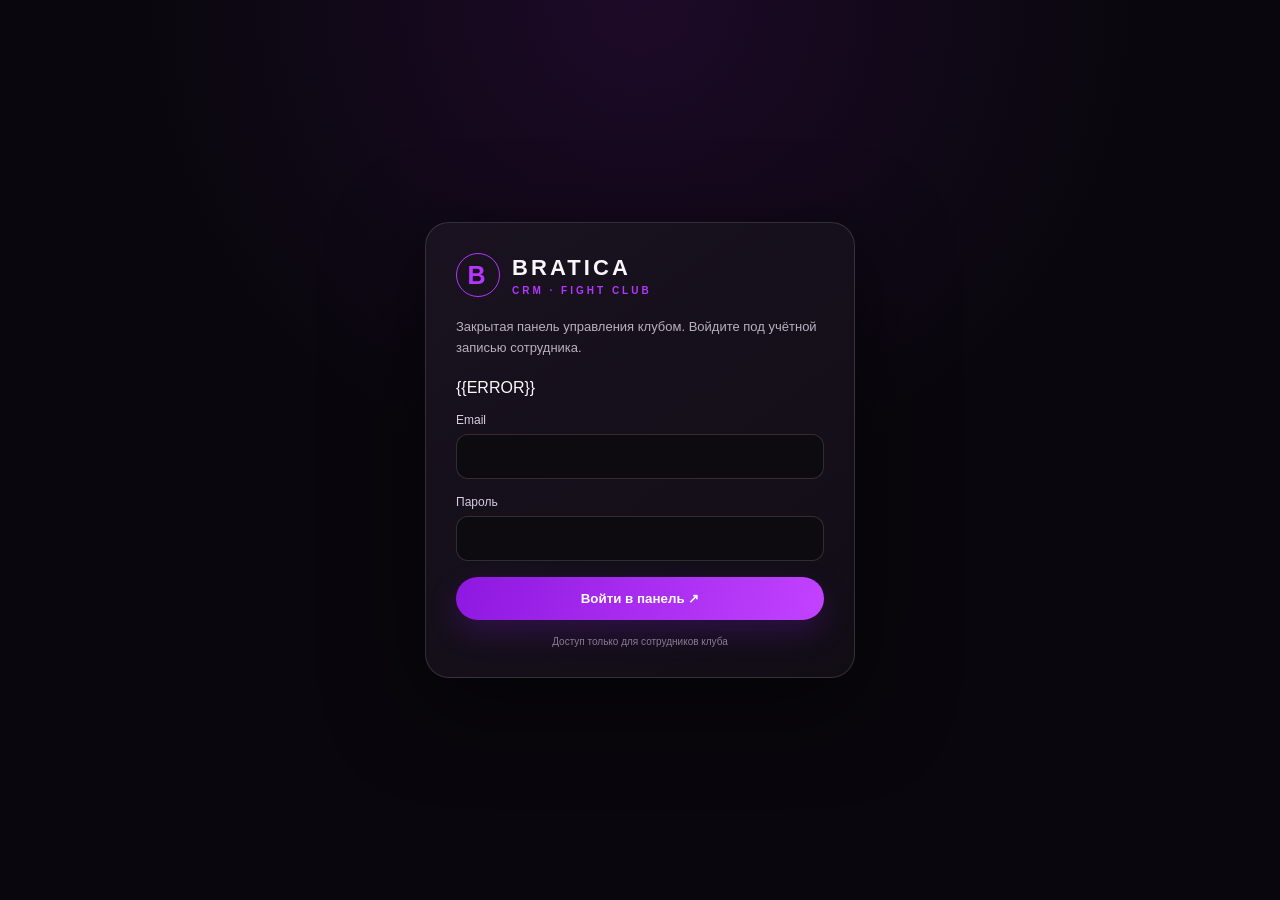
<file: admin__login.html>
<!doctype html>
<html lang="ru">
<head>
  <meta charset="utf-8">
  <meta name="viewport" content="width=device-width, initial-scale=1">
  <meta name="theme-color" content="#09070d">
  <title>Вход — BRATICA CRM</title>
  <style>
    :root{--bg:#09070d;--panel:#151019;--line:#ffffff1c;--text:#faf7fc;--muted:#b9afc0;--purple:#b536ff;--purple2:#8e18e0;--danger:#ff9eae}
    *{box-sizing:border-box}
    body{margin:0;min-height:100vh;display:grid;place-items:center;padding:20px;background:radial-gradient(circle at 50% 0,#46105f55,transparent 45%),var(--bg);color:var(--text);font-family:Arial,sans-serif}
    .box{width:min(430px,100%);background:linear-gradient(145deg,#1a1220,#110d15);border:1px solid #ffffff22;border-radius:24px;padding:30px;box-shadow:0 24px 90px #0009}
    .mark{display:flex;align-items:center;gap:12px;font-weight:800;letter-spacing:.14em;font-size:22px}
    .mark i{display:grid;place-items:center;width:44px;height:44px;border:1px solid var(--purple);border-radius:50%;font-style:normal;color:var(--purple);font-size:25px}
    .mark span{display:block;color:var(--purple);font-size:10px;letter-spacing:.3em;margin-top:4px}
    .muted{color:var(--muted);font-size:13px;line-height:1.6;margin:20px 0}
    .field{display:grid;gap:7px;margin:16px 0}
    .field label{font-size:12px;color:#d8cce0}
    .field input{width:100%;padding:14px;border-radius:12px;border:1px solid #ffffff25;background:#0d0a10;color:#fff;outline:none}
    .field input:focus{border-color:#c15aff;box-shadow:0 0 0 3px #b536ff20}
    .btn{width:100%;padding:14px;border:0;border-radius:999px;background:linear-gradient(110deg,var(--purple2),#c242ff);color:#fff;font-weight:800;cursor:pointer;box-shadow:0 12px 30px #9a1bfa35}
    .error{background:#7d213744;color:var(--danger);border:1px solid #ff737355;border-radius:10px;padding:11px;font-size:12px;margin:12px 0}
    .hint{color:#887c90;font-size:10px;margin-top:16px;text-align:center}
  </style>
</head>
<body>
  <main class="box">
    <div class="mark"><i>B</i><div>BRATICA<span>CRM · FIGHT CLUB</span></div></div>
    <p class="muted">Закрытая панель управления клубом. Войдите под учётной записью сотрудника.</p>
    {{ERROR}}
    <form method="post" action="/admin/login">
      <div class="field">
        <label for="email">Email</label>
        <input id="email" name="email" type="email" required autocomplete="username">
      </div>
      <div class="field">
        <label for="password">Пароль</label>
        <input id="password" name="password" type="password" required autocomplete="current-password">
      </div>
      <button class="btn" type="submit">Войти в панель ↗</button>
    </form>
    <div class="hint">Доступ только для сотрудников клуба</div>
  </main>
</body>
</html>
</file>
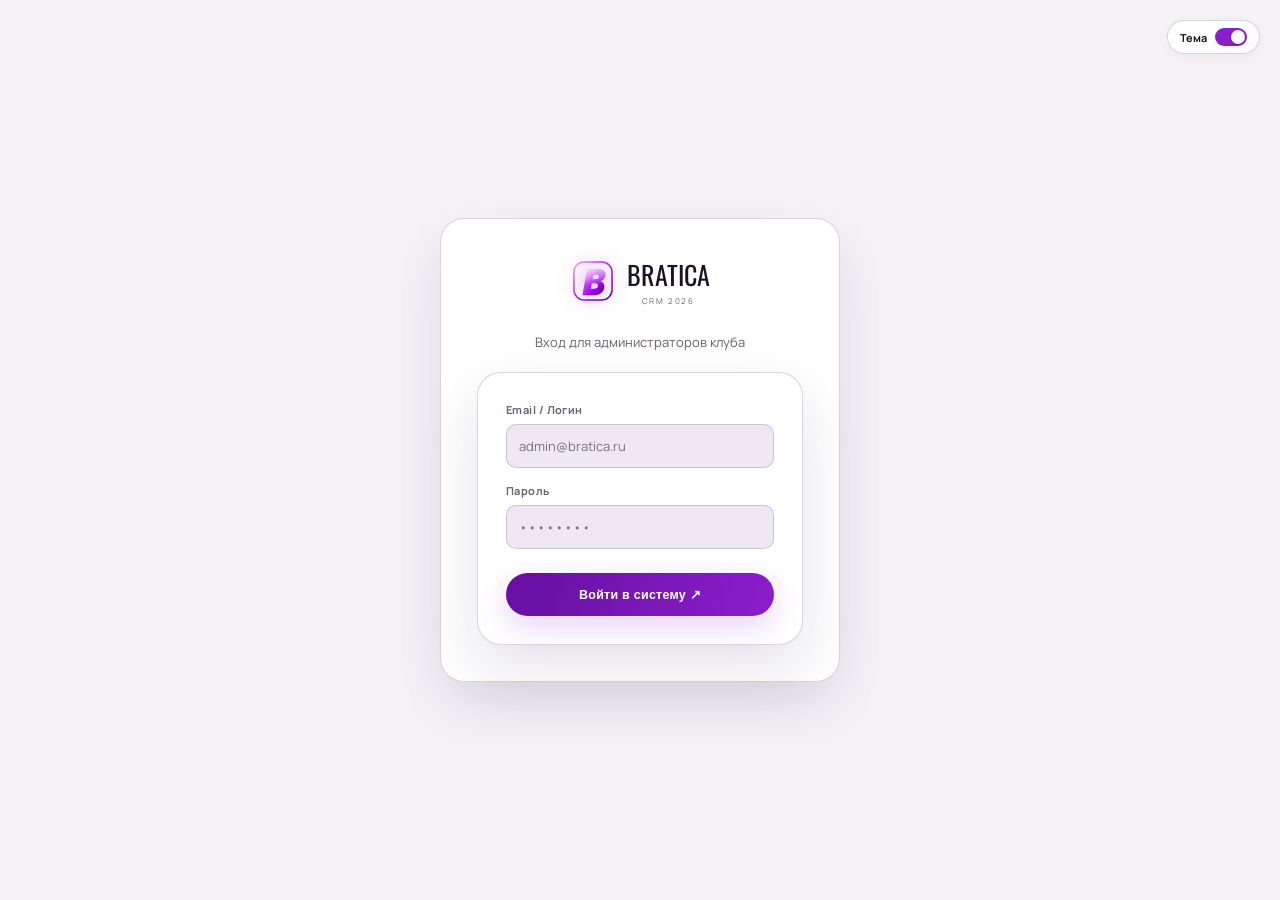
<file: admin_login.html>
<!doctype html>
<html lang="ru" data-theme="dark">
<head>
<meta charset="utf-8">
<meta name="viewport" content="width=device-width,initial-scale=1">
<title>Вход в CRM — BRATICA</title>
<link href="https://fonts.googleapis.com/css2?family=Manrope:wght@400;600;800&family=Oswald:wght@600&display=swap" rel="stylesheet">
<link rel="stylesheet" href="/static/bratica-2026.css">
<style>
body { display: flex; align-items: center; justify-content: center; min-height: 100vh; margin: 0; background: var(--bg); color: var(--text); }
.login-card { width: min(400px, calc(100% - 32px)); background: var(--surface); border: 1px solid var(--line-strong); border-radius: var(--radius-lg); padding: 36px; box-shadow: var(--shadow-lg); text-align: center; }
.login-brand { display: flex; align-items: center; justify-content: center; gap: 12px; margin-bottom: 24px; font-family: 'Oswald', sans-serif; font-size: 26px; text-decoration: none; color: var(--text); }
.login-brand img { width: 44px; height: 44px; filter: drop-shadow(0 0 10px var(--accent-glow)); }
.form { display: grid; gap: 14px; text-align: left; margin-top: 20px; }
.field { display: grid; gap: 6px; }
.field label { font-size: 11px; font-weight: 700; color: var(--muted); }
.field input { width: 100%; border: 1px solid var(--line-strong); background: var(--surface-2); color: var(--text); border-radius: var(--radius-sm); padding: 12px; font-size: 13px; outline: none; }
.field input:focus { border-color: var(--accent); box-shadow: 0 0 0 3px var(--accent-soft); }
.btn { width: 100%; padding: 13px; margin-top: 10px; }
.top-right { position: absolute; top: 20px; right: 20px; }
</style>
</head>
<body>

<div class="top-right">
  <button class="theme-toggle" id="themeToggle" type="button"><span>Тема</span><i class="theme-track"></i></button>
</div>

<div class="login-card">
  <a class="login-brand" href="/">
    <img src="/static/bratica-mark.svg" alt="BRATICA">
    <span>BRATICA<small style="display:block;font-size:8px;font-family:Manrope;color:var(--muted);letter-spacing:0.2em">CRM 2026</small></span>
  </a>
  <p style="color:var(--muted);font-size:13px;margin:0">Вход для администраторов клуба</p>
  
  <form class="form" method="POST" action="/admin/login">
    <div class="field">
      <label>Email / Логин</label>
      <input type="text" name="username" required placeholder="admin@bratica.ru">
    </div>
    <div class="field">
      <label>Пароль</label>
      <input type="password" name="password" required placeholder="••••••••">
    </div>
    <button class="btn" type="submit">Войти в систему ↗</button>
  </form>
</div>

<script>
const $=s=>document.querySelector(s);
const root=document.documentElement;
const themeToggle=$('#themeToggle');
function setTheme(t){document.body.classList.toggle('light', t==='light');root.dataset.theme=t;themeToggle.classList.toggle('light', t==='light');localStorage.setItem('bratica-theme', t);}
setTheme(localStorage.getItem('bratica-theme') || 'dark');
themeToggle.onclick=()=>setTheme(root.dataset.theme==='light'?'dark':'light');
</script>
</body>
</html>
</file>
<file: static/bratica-2026.css>
/* ==========================================================================
   BRATICA 2026 — ULTIMATE MASTER DESIGN SYSTEM (PUBLIC SITE + CRM COMPATIBLE)
   ========================================================================== */

:root {
  color-scheme: dark;
  --bg: #09070d;
  --surface: #141019;
  --surface-2: #1c1524;
  --surface-3: #241a2f;
  --text: #faf7fc;
  --muted: #a89cb1;
  --line: rgba(255, 255, 255, 0.08);
  --line-strong: rgba(255, 255, 255, 0.16);
  --accent: #bd43ff;
  --accent-2: #7c12d4;
  --accent-soft: rgba(189, 67, 255, 0.14);
  --accent-glow: rgba(189, 67, 255, 0.4);
  --header-bg: #09070df2;
  --shadow-sm: 0 4px 14px rgba(0, 0, 0, 0.25);
  --shadow-md: 0 12px 34px rgba(0, 0, 0, 0.4);
  --shadow-lg: 0 24px 60px rgba(0, 0, 0, 0.55);
  --shadow-glow: 0 10px 30px rgba(189, 67, 255, 0.28);
  --radius-sm: 10px;
  --radius-md: 16px;
  --radius-lg: 24px;
  --radius-pill: 9999px;
  --ease: cubic-bezier(0.2, 0.8, 0.2, 1);
}

:root[data-theme="light"] {
  color-scheme: light;
  --bg: #f6f3f8;
  --surface: #ffffff;
  --surface-2: #efe8f4;
  --surface-3: #e3d9ec;
  --text: #1b1424;
  --muted: #6b5f75;
  --line: rgba(45, 25, 55, 0.09);
  --line-strong: rgba(45, 25, 55, 0.18);
  --accent: #8b1ecc;
  --accent-2: #650fa0;
  --accent-soft: rgba(139, 30, 204, 0.1);
  --accent-glow: rgba(139, 30, 204, 0.32);
  --header-bg: #fffffffa;
  --shadow-sm: 0 4px 14px rgba(50, 25, 65, 0.05);
  --shadow-md: 0 12px 34px rgba(50, 25, 65, 0.08);
  --shadow-lg: 0 24px 60px rgba(50, 25, 65, 0.12);
  --shadow-glow: 0 10px 30px rgba(139, 30, 204, 0.2);
}

*, *::before, *::after {
  box-sizing: border-box;
}

html {
  scroll-behavior: smooth;
  scroll-padding-top: 86px;
}

body {
  margin: 0;
  background: var(--bg);
  color: var(--text);
  font-family: 'Manrope', -apple-system, BlinkMacSystemFont, 'Segoe UI', Roboto, sans-serif;
  line-height: 1.55;
  -webkit-font-smoothing: antialiased;
  -moz-osx-font-smoothing: grayscale;
  transition: background-color 0.35s var(--ease), color 0.35s var(--ease);
}

::selection {
  background: var(--accent);
  color: #ffffff;
}

:focus-visible {
  outline: 2px solid var(--accent) !important;
  outline-offset: 3px;
}

.wrap {
  width: min(1180px, calc(100% - 40px));
  margin-inline: auto;
}

/* ==========================================================================
   HEADER & NAVIGATION
   ========================================================================== */
.top {
  height: 72px;
  position: sticky;
  top: 0;
  z-index: 50;
  background: var(--header-bg) !important;
  backdrop-filter: blur(14px);
  -webkit-backdrop-filter: blur(14px);
  border-bottom: 1px solid var(--line);
  transition: background-color 0.35s var(--ease), border-color 0.35s var(--ease);
}

.nav {
  height: 100%;
  display: flex;
  align-items: center;
  gap: 24px;
}

.brand {
  display: flex;
  align-items: center;
  gap: 12px;
  margin-right: auto;
  color: var(--text);
  text-decoration: none;
  font-family: 'Oswald', sans-serif;
  font-weight: 700;
  font-size: 22px;
  letter-spacing: 0.1em;
}

.brand-logo {
  display: block;
  width: 42px !important;
  height: 42px !important;
  min-width: 42px !important;
  flex: none;
  /* Убрали тяжелую темную тень снизу, оставили чистое равномерное свечение */
  filter: drop-shadow(0 0 10px rgba(189, 67, 255, 0.45));
  transition: transform .35s cubic-bezier(0.175, 0.885, 0.32, 1.275), filter .3s;
}

.brand:hover .brand-logo {
  transform: scale(1.08) rotate(-4deg);
  filter: drop-shadow(0 0 16px rgba(189, 67, 255, 0.75));
}

.brand span {
  display: flex;
  flex-direction: column;
  line-height: 1.05;
}

.brand small {
  display: block;
  font-family: 'Manrope', sans-serif;
  font-weight: 700;
  font-size: 8px;
  letter-spacing: 0.3em;
  color: var(--muted);
  margin-top: 3px;
}

.navlinks {
  display: flex;
  align-items: center;
  gap: clamp(14px, 2.2vw, 28px);
  font-size: 13px;
  font-weight: 600;
  color: var(--muted);
}

.navlinks a {
  color: inherit;
  text-decoration: none;
  position: relative;
  padding: 6px 0;
  transition: color 0.25s var(--ease);
}

.navlinks a::after {
  content: "";
  position: absolute;
  left: 0;
  bottom: 0;
  width: 0;
  height: 2px;
  background: linear-gradient(90deg, var(--accent), var(--accent-2));
  transition: width 0.25s var(--ease);
  border-radius: 2px;
}

.navlinks a:hover {
  color: var(--accent);
}

.navlinks a:hover::after {
  width: 100%;
}

/* Theme Switcher Toggle */
.theme-toggle {
  flex: none;
  display: inline-flex;
  align-items: center;
  gap: 8px;
  border: 1px solid var(--line-strong);
  background: var(--surface);
  color: var(--text);
  border-radius: var(--radius-pill);
  padding: 7px 12px;
  font-family: inherit;
  font-weight: 700;
  font-size: 11px;
  cursor: pointer;
  box-shadow: var(--shadow-sm);
  transition: transform 0.2s var(--ease), border-color 0.2s, background 0.25s;
}

.theme-toggle:hover {
  transform: translateY(-1px);
  border-color: var(--accent);
}

.theme-track {
  width: 32px;
  height: 18px;
  border-radius: var(--radius-pill);
  background: var(--surface-3);
  position: relative;
  transition: background 0.25s var(--ease);
}

.theme-track::after {
  content: "";
  position: absolute;
  left: 2px;
  top: 2px;
  width: 14px;
  height: 14px;
  border-radius: 50%;
  background: #ffffff;
  box-shadow: 0 1px 3px rgba(0, 0, 0, 0.3);
  transition: transform 0.25s var(--ease);
}

.theme-toggle.light .theme-track {
  background: var(--accent);
}

.theme-toggle.light .theme-track::after {
  transform: translateX(14px);
}

/* ==========================================================================
   BUTTONS & CTAs
   ========================================================================== */
.cta, .btn {
  display: inline-flex;
  align-items: center;
  justify-content: center;
  gap: 8px;
  padding: 12px 22px;
  border: 0;
  border-radius: var(--radius-pill);
  background: linear-gradient(110deg, var(--accent-2), var(--accent));
  color: #ffffff !important;
  text-decoration: none;
  font-weight: 800;
  font-size: 12.5px;
  letter-spacing: 0.02em;
  box-shadow: var(--shadow-glow);
  cursor: pointer;
  transition: transform 0.22s var(--ease), filter 0.2s, box-shadow 0.22s;
}

.cta:hover, .btn:hover {
  transform: translateY(-2px);
  filter: brightness(1.1);
  box-shadow: 0 14px 36px var(--accent-glow);
}

.btn.secondary {
  background: var(--surface);
  border: 1px solid var(--line-strong);
  box-shadow: var(--shadow-sm);
  color: var(--text) !important;
}

.btn.secondary:hover {
  border-color: var(--accent);
  background: var(--surface-2);
}

.btn.small {
  padding: 7px 14px;
  font-size: 11px;
}

.menu {
  display: none;
  background: var(--surface);
  color: var(--text);
  border: 1px solid var(--line);
  border-radius: var(--radius-sm);
  padding: 8px 11px;
  cursor: pointer;
}

/* ==========================================================================
   HERO SECTION
   ========================================================================== */
.hero {
  min-height: 680px;
  display: flex;
  align-items: center;
  position: relative;
  isolation: isolate;
  overflow: hidden;
  color: #ffffff;
  background: radial-gradient(ellipse at 78% 30%, rgba(189, 67, 255, 0.28), transparent 45%),
              linear-gradient(135deg, #09060e, #1a0f28 58%, #08050c);
}

.hero::before {
  content: "";
  position: absolute;
  inset: 0;
  z-index: -2;
  background-image: linear-gradient(90deg, rgba(9, 6, 14, 0.95) 0%, rgba(9, 6, 14, 0.76) 45%, rgba(9, 6, 14, 0.3) 100%),
                    linear-gradient(0deg, #09060e, transparent 45%),
                    url('/static/images/gym-dark.jpg');
  background-position: center 48%;
  background-size: cover;
}

.hero-content {
  max-width: 740px;
  animation: hero-enter 0.8s var(--ease) both;
}

.eyebrow, .kicker {
  display: inline-block;
  font-size: 11px;
  letter-spacing: 0.22em;
  text-transform: uppercase;
  color: #e49aff;
  font-weight: 800;
  margin-bottom: 8px;
}

.hero h1 {
  font-family: 'Oswald', sans-serif;
  font-weight: 700;
  font-size: clamp(58px, 9vw, 112px);
  line-height: 0.92;
  margin: 18px 0;
  text-transform: uppercase;
  color: #ffffff;
}

.hero h1 em {
  font-style: normal;
  color: #d668ff;
  text-shadow: 0 0 34px rgba(214, 104, 255, 0.5);
}

.hero p {
  max-width: 560px;
  color: #eae3f0;
  font-size: 15.5px;
  line-height: 1.6;
  margin: 0;
}

.actions {
  display: flex;
  gap: 14px;
  flex-wrap: wrap;
  margin-top: 28px;
}

.subnote {
  color: #b7a8c3;
  font-size: 11.5px;
  margin-top: 18px;
}

/* ==========================================================================
   METRICS BAR
   ========================================================================== */
.metrics {
  position: relative;
  z-index: 10;
  display: grid;
  grid-template-columns: repeat(3, minmax(0, 1fr));
  background: var(--surface);
  border: 1px solid var(--line-strong);
  border-radius: var(--radius-lg);
  margin-top: -26px;
  box-shadow: var(--shadow-lg);
}

.metric {
  padding: 22px 28px;
  border-right: 1px solid var(--line);
  transition: background-color 0.25s var(--ease);
}

.metric:first-child { border-radius: var(--radius-lg) 0 0 var(--radius-lg); }
.metric:last-child { border-right: 0; border-radius: 0 var(--radius-lg) var(--radius-lg) 0; }
.metric:hover { background: var(--surface-2); }

.metric b {
  display: block;
  font-family: 'Oswald', sans-serif;
  font-weight: 600;
  font-size: 23px;
  color: var(--accent);
  text-transform: uppercase;
  letter-spacing: 0.04em;
}

.metric span {
  font-size: 11.5px;
  color: var(--muted);
}

/* ==========================================================================
   SECTIONS & HEADINGS
   ========================================================================== */
section {
  padding: 86px 0;
  position: relative;
}

.head {
  display: flex;
  justify-content: space-between;
  align-items: flex-end;
  gap: 28px;
  margin-bottom: 34px;
}

.head > div:first-child {
  display: flex;
  flex-direction: column;
  align-items: flex-start;
}

.head h2 {
  font-family: 'Oswald', sans-serif;
  font-weight: 600;
  font-size: clamp(40px, 5.2vw, 62px);
  line-height: 0.95;
  text-transform: uppercase;
  margin: 6px 0 0;
  color: var(--text);
  letter-spacing: 0.02em;
}

.head p {
  max-width: 460px;
  color: var(--muted);
  font-size: 13.5px;
  line-height: 1.6;
  margin: 0;
}

/* ==========================================================================
   DIRECTIONS (CARDS)
   ========================================================================== */
.directions {
  display: grid;
  grid-template-columns: repeat(4, minmax(0, 1fr));
  gap: 16px;
}

.direction {
  min-height: 310px;
  border-radius: var(--radius-lg);
  overflow: hidden;
  position: relative;
  isolation: isolate;
  display: flex;
  flex-direction: column;
  justify-content: flex-end;
  padding: 24px;
  border: 1px solid var(--line-strong);
  color: #ffffff;
  background: linear-gradient(150deg, #2a0f3d, #110a17);
  box-shadow: var(--shadow-md);
  transition: transform 0.3s var(--ease), border-color 0.3s, box-shadow 0.3s;
}

.direction:nth-child(2) { background: linear-gradient(150deg, #1c0e3a, #0f0917); }
.direction:nth-child(3) { background: linear-gradient(150deg, #330d42, #100a16); }
.direction:nth-child(4) { background: linear-gradient(150deg, #121e42, #090e1a); }

.direction::before {
  content: "";
  position: absolute;
  inset: 0;
  z-index: -1;
  background: radial-gradient(circle at 80% 20%, rgba(189, 67, 255, 0.22), transparent 60%);
  opacity: 0.6;
  transition: opacity 0.3s;
}

.direction:hover {
  transform: translateY(-6px);
  border-color: var(--accent);
  box-shadow: var(--shadow-lg), 0 16px 40px var(--accent-glow);
}

.direction:hover::before {
  opacity: 1;
}

.direction h3 {
  font-family: 'Oswald', sans-serif;
  font-weight: 600;
  font-size: 29px;
  text-transform: uppercase;
  margin: 0;
  color: #ffffff;
}

.direction p {
  font-size: 11.5px;
  color: #d6cbdc;
  margin: 6px 0 16px;
}

.direction a {
  font-size: 11.5px;
  color: #f1b3ff;
  font-weight: 800;
  text-decoration: none;
  display: inline-flex;
  align-items: center;
  gap: 4px;
  transition: gap 0.2s var(--ease);
}

.direction a:hover {
  gap: 8px;
}

/* ==========================================================================
   SCHEDULE (GRID)
   ========================================================================== */
.schedule-section {
  background: var(--surface-2);
}

.filters {
  display: flex;
  gap: 8px;
  flex-wrap: wrap;
  margin-bottom: 20px;
}

.filter {
  padding: 9px 18px;
  border: 1px solid var(--line-strong);
  background: var(--surface);
  border-radius: var(--radius-pill);
  color: var(--text);
  font-family: inherit;
  font-weight: 700;
  font-size: 11.5px;
  cursor: pointer;
  box-shadow: var(--shadow-sm);
  transition: background 0.2s, border-color 0.2s, color 0.2s, transform 0.2s;
}

.filter:hover {
  transform: translateY(-1px);
  border-color: var(--accent);
}

.filter.active {
  background: linear-gradient(110deg, var(--accent-2), var(--accent));
  border-color: transparent;
  color: #ffffff;
  box-shadow: var(--shadow-glow);
}

.schedule-wrap {
  border: 1px solid var(--line-strong);
  background: var(--surface);
  border-radius: var(--radius-lg);
  padding: 22px;
  box-shadow: var(--shadow-md);
}

.schedule {
  display: grid;
  grid-template-columns: repeat(6, minmax(150px, 1fr));
  gap: 12px;
  overflow-x: auto;
  padding: 4px 4px 10px;
  scrollbar-width: thin;
  scrollbar-color: var(--accent) var(--surface-2);
}

.day {
  background: var(--surface-2);
  border: 1px solid var(--line);
  border-radius: var(--radius-md);
  padding: 14px;
  min-height: 240px;
  transition: border-color 0.25s, box-shadow 0.25s;
}

.day:hover {
  border-color: var(--accent);
  box-shadow: var(--shadow-sm);
}

.day h3 {
  font-family: 'Oswald', sans-serif;
  font-weight: 600;
  font-size: 21px;
  color: var(--accent);
  border-bottom: 1px solid var(--line);
  margin: 0 0 10px;
  padding-bottom: 8px;
  letter-spacing: 0.04em;
}

.lesson {
  display: block;
  background: var(--surface);
  border: 1px solid var(--line);
  border-left: 3px solid var(--accent);
  border-radius: var(--radius-sm);
  padding: 10px;
  margin: 8px 0;
  text-decoration: none;
  box-shadow: var(--shadow-sm);
  transition: transform 0.2s var(--ease), border-color 0.2s, box-shadow 0.2s;
}

.lesson:hover {
  transform: translateY(-2px);
  border-color: var(--accent);
  box-shadow: var(--shadow-md);
}

.lesson time {
  display: block;
  font-size: 10.5px;
  color: var(--accent);
  font-weight: 800;
}

.lesson b {
  display: block;
  font-size: 11.5px;
  line-height: 1.35;
  color: var(--text);
  margin-top: 3px;
}

.lesson small {
  display: block;
  font-size: 9.5px;
  color: var(--muted);
  margin-top: 3px;
}

.note {
  font-size: 11.5px;
  color: var(--muted);
  margin: 16px 2px 0;
}

.note a {
  color: var(--accent) !important;
  text-decoration: none;
  font-weight: 700;
}

/* ==========================================================================
   PRICES (BALANCED 3 CARDS)
   ========================================================================== */
.prices {
  background: var(--surface-2);
}

.price-grid {
  display: grid;
  grid-template-columns: repeat(3, minmax(0, 1fr));
  align-items: stretch;
  gap: 20px;
}

.price {
  min-width: 0;
  display: flex;
  flex-direction: column;
  background: var(--surface);
  border: 1px solid var(--line-strong);
  border-radius: var(--radius-lg);
  padding: 28px;
  box-shadow: var(--shadow-md);
  transition: transform 0.3s var(--ease), border-color 0.3s, box-shadow 0.3s;
}

.price:hover {
  transform: translateY(-6px);
  border-color: var(--accent);
  box-shadow: var(--shadow-lg), 0 16px 40px var(--accent-glow);
}

.price h3 {
  font-family: 'Oswald', sans-serif;
  font-weight: 600;
  font-size: 24px;
  text-transform: uppercase;
  margin: 8px 0 18px;
  color: var(--text);
  letter-spacing: 0.02em;
}

.price-line {
  display: flex;
  justify-content: space-between;
  gap: 12px;
  border-bottom: 1px solid var(--line);
  padding: 10px 0;
  font-size: 12px;
  color: var(--muted);
}

.price-line b {
  white-space: nowrap;
  color: var(--text);
  font-weight: 800;
}

.price .btn {
  width: 100%;
  margin-top: auto;
  padding: 13px;
  font-size: 12px;
  transform: translateY(12px);
}

/* ==========================================================================
   TRANSFORM SECTION
   ========================================================================== */
.transform {
  display: grid;
  grid-template-columns: 1fr 0.85fr;
  border: 1px solid var(--line-strong);
  border-radius: var(--radius-lg);
  overflow: hidden;
  background: var(--surface);
  box-shadow: var(--shadow-lg);
}

.transform-copy {
  padding: 44px;
}

.transform h3 {
  font-family: 'Oswald', sans-serif;
  font-weight: 600;
  font-size: clamp(38px, 4.5vw, 52px);
  line-height: 0.95;
  margin: 14px 0;
  text-transform: uppercase;
  color: var(--text);
}

.transform h3 span {
  color: var(--accent);
}

.transform p {
  color: var(--muted);
  font-size: 13.5px;
  line-height: 1.6;
}

.transform-photo {
  min-height: 340px;
  background: linear-gradient(90deg, var(--surface) 0%, transparent 55%),
              url('/static/images/gym-bright.jpg') center/cover;
}

/* ==========================================================================
   TRAINERS & GALLERY
   ========================================================================== */
.trainers {
  display: grid;
  grid-template-columns: repeat(4, minmax(0, 1fr));
  gap: 16px;
}

.trainer {
  height: 440px;
  position: relative;
  overflow: hidden;
  border: 1px solid var(--line-strong);
  border-radius: var(--radius-md);
  background: linear-gradient(150deg, #260d36, #120b17);
  box-shadow: var(--shadow-md);
  transition: transform 0.3s var(--ease), border-color 0.3s, box-shadow 0.3s;
}

.trainer:hover {
  transform: translateY(-6px);
  border-color: var(--accent);
  box-shadow: var(--shadow-lg), 0 16px 40px var(--accent-glow);
}

.trainer img {
  display: block;
  width: 100%;
  height: 100%;
  object-fit: cover;
  object-position: center 20%;
  filter: brightness(0.9);
  transition: transform 0.45s var(--ease), filter 0.3s;
}

.trainer:hover img {
  transform: scale(1.04);
  filter: brightness(1);
}

.trainer::after {
  content: "";
  position: absolute;
  inset: 35% 0 0;
  background: linear-gradient(0deg, #09070df2 0%, rgba(9, 7, 13, 0) 70%);
  pointer-events: none;
}

.trainer-info {
  position: absolute;
  z-index: 2;
  bottom: 18px;
  left: 18px;
  right: 16px;
  color: #ffffff;
}

.trainer-info span {
  font-size: 9.5px;
  color: #e49aff;
  letter-spacing: 0.14em;
  text-transform: uppercase;
  font-weight: 800;
}

.trainer-info h3 {
  font-family: 'Oswald', sans-serif;
  font-weight: 600;
  font-size: 26px;
  text-transform: uppercase;
  margin: 4px 0;
  color: #ffffff;
}

.trainer-info p {
  font-size: 11.5px;
  margin: 0;
  color: #f0e6f5;
}

.trainer-info small {
  display: block;
  color: #d1c5d8;
  font-size: 9.5px;
  margin-top: 6px;
}

/* Gallery */
.gallery {
  display: grid;
  grid-template-columns: 1.2fr 0.8fr 0.8fr;
  grid-auto-rows: 200px;
  gap: 14px;
}

.gallery figure {
  margin: 0;
  border-radius: var(--radius-md);
  overflow: hidden;
  position: relative;
  background: var(--surface);
  box-shadow: var(--shadow-md);
}

.gallery figure:first-child { grid-row: span 2; }

.gallery img {
  display: block;
  width: 100%;
  height: 100%;
  object-fit: cover;
  transition: transform 0.45s var(--ease), filter 0.3s;
}

.gallery figure:hover img {
  transform: scale(1.045);
}

.gallery figcaption {
  position: absolute;
  left: 16px;
  bottom: 14px;
  font-size: 11px;
  font-weight: 800;
  color: #ffffff;
  text-shadow: 0 2px 8px rgba(0, 0, 0, 0.8);
}

/* ==========================================================================
   BOOKING & FORMS
   ========================================================================== */
.booking-section {
  background: var(--surface-2);
}

.booking {
  display: grid;
  grid-template-columns: 0.8fr 1.2fr;
  gap: 36px;
}

.booking h2 {
  font-family: 'Oswald', sans-serif;
  font-weight: 600;
  font-size: clamp(44px, 5.5vw, 62px);
  line-height: 0.94;
  text-transform: uppercase;
  margin: 14px 0;
  color: var(--text);
}

.booking-copy p {
  font-size: 13.5px;
  color: var(--muted);
  line-height: 1.6;
}

.facts {
  display: grid;
  gap: 12px;
  margin-top: 24px;
  font-size: 13px;
}

.facts a {
  color: var(--text);
  text-decoration: none;
  transition: color 0.2s;
}

.facts a:hover {
  color: var(--accent);
}

.form {
  background: var(--surface);
  border: 1px solid var(--line-strong);
  border-radius: var(--radius-lg);
  padding: 28px;
  box-shadow: var(--shadow-lg);
}

.fields {
  display: grid;
  grid-template-columns: 1fr 1fr;
  gap: 14px;
}

.field {
  display: grid;
  gap: 6px;
}

.field.full {
  grid-column: 1 / -1;
}

.field label {
  font-size: 10.5px;
  color: var(--muted);
  font-weight: 700;
  letter-spacing: 0.04em;
}

.field input, .field select, .field textarea {
  width: 100%;
  border: 1px solid var(--line-strong);
  background: var(--surface-2);
  color: var(--text);
  border-radius: var(--radius-sm);
  padding: 12px 14px;
  font-family: inherit;
  font-size: 12.5px;
  outline: none;
  transition: border-color 0.2s, box-shadow 0.2s;
}

.field input:focus, .field select:focus, .field textarea:focus {
  border-color: var(--accent);
  box-shadow: 0 0 0 3px var(--accent-soft);
}

.field textarea {
  min-height: 84px;
  resize: vertical;
}

.consent {
  font-size: 10px;
  color: var(--muted);
  display: flex;
  gap: 8px;
  margin: 16px 0;
  align-items: center;
  cursor: pointer;
}

.consent input {
  accent-color: var(--accent);
}

.form .btn {
  width: 100%;
  padding: 14px;
}

.form-status {
  font-size: 12px;
  color: var(--accent);
  margin-top: 12px;
  font-weight: 700;
}

/* ==========================================================================
   FAQ & FOOTER
   ========================================================================== */
.faq {
  display: grid;
  grid-template-columns: 0.7fr 1.3fr;
  gap: 36px;
}

.faq h2 {
  font-family: 'Oswald', sans-serif;
  font-weight: 600;
  font-size: 50px;
  line-height: 0.95;
  text-transform: uppercase;
  color: var(--text);
}

.faq details {
  border-bottom: 1px solid var(--line);
  padding: 18px 0;
}

.faq summary {
  font-size: 14px;
  font-weight: 700;
  cursor: pointer;
  color: var(--text);
  transition: color 0.2s;
}

.faq summary:hover {
  color: var(--accent);
}

.faq details p {
  font-size: 12px;
  color: var(--muted);
  line-height: 1.6;
  margin-top: 10px;
}

footer {
  border-top: 1px solid var(--line);
  padding: 42px 0 26px;
  background: var(--surface-3);
  color: var(--text);
}

.foot-top {
  display: flex;
  justify-content: space-between;
  align-items: center;
  gap: 25px;
}

.foot-brand {
  font-family: 'Oswald', sans-serif;
  font-weight: 600;
  font-size: 26px;
  letter-spacing: 0.1em;
  color: var(--text);
}

.foot-brand span {
  color: var(--accent);
}

.foot-links {
  display: flex;
  gap: 22px;
  flex-wrap: wrap;
  font-size: 12px;
  color: var(--muted);
}

.foot-links a {
  color: inherit;
  text-decoration: none;
  transition: color 0.2s;
}

.foot-links a:hover {
  color: var(--accent);
}

.foot-bottom {
  display: flex;
  justify-content: space-between;
  gap: 12px;
  border-top: 1px solid var(--line);
  padding-top: 18px;
  margin-top: 30px;
  color: var(--muted);
  font-size: 10px;
}

.reveal {
  opacity: 0;
  transform: translateY(20px);
  transition: opacity 0.65s var(--ease), transform 0.65s var(--ease);
}

.reveal.visible {
  opacity: 1;
  transform: none;
}

@keyframes hero-enter {
  from { opacity: 0; transform: translateY(16px); }
  to { opacity: 1; transform: none; }
}

/* ==========================================================================
   CRM OVERLAY & MASTER STYLES (MAINTAINS 100% WORKING CRM CODE)
   ========================================================================== */
body.admin-body, .layout {
  background: radial-gradient(ellipse at 85% -5%, var(--accent-soft), transparent 40%), var(--bg) !important;
  color: var(--text) !important;
}

.side, .sidebar {
  background: var(--surface) !important;
  border-right: 1px solid var(--line-strong) !important;
  box-shadow: var(--shadow-sm);
}

.card, .metric, .box, .panel, .table-wrap, .modal-box {
  background: var(--surface) !important;
  border: 1px solid var(--line-strong) !important;
  border-radius: var(--radius-md) !important;
  color: var(--text) !important;
  box-shadow: var(--shadow-md) !important;
}

.table {
  color: var(--text) !important;
}

.table th {
  background: var(--surface-2) !important;
  color: var(--accent) !important;
  font-weight: 800;
  text-transform: uppercase;
  font-size: 10.5px;
  letter-spacing: 0.05em;
  border-color: var(--line) !important;
}

.table td {
  border-color: var(--line) !important;
}

.table tbody tr:hover {
  background: var(--accent-soft) !important;
}

.nav button {
  transition: all 0.2s var(--ease) !important;
  border-radius: var(--radius-sm) !important;
}

.nav button.active {
  background: var(--accent-soft) !important;
  color: var(--accent) !important;
  font-weight: 800 !important;
  border-left: 3px solid var(--accent) !important;
}

/* ==========================================================================
   MOBILE & RESPONSIVE
   ========================================================================== */
@media (max-width: 1050px) {
  .directions { grid-template-columns: repeat(2, minmax(0, 1fr)); }
  .trainers { grid-template-columns: repeat(2, minmax(0, 1fr)); }
  .price-grid { grid-template-columns: repeat(2, minmax(0, 1fr)); }
  .trainer:nth-child(4) { grid-column: span 2; }
}

@media (max-width: 650px) {
  .top { height: 62px; }
  .navlinks {
    display: none;
    position: absolute;
    top: 62px;
    left: 0;
    right: 0;
    padding: 20px;
    background: var(--header-bg);
    flex-direction: column;
    border-bottom: 1px solid var(--line);
    box-shadow: var(--shadow-lg);
  }
  .navlinks.open { display: flex; }
  .cta { display: none; }
  .menu { display: block; }
  .theme-toggle { position: absolute; right: 58px; top: 12px; padding: 6px 9px; font-size: 0; }
  .hero { min-height: 600px; padding: 70px 0 85px; }
  .hero h1 { font-size: clamp(52px, 16vw, 84px); }
  .metrics { grid-template-columns: 1fr; margin-top: -16px; border-radius: var(--radius-md); }
  .metric { border-right: 0; border-bottom: 1px solid var(--line); padding: 14px 18px; border-radius: 0 !important; }
  .directions { grid-template-columns: 1fr 1fr; gap: 8px; }
  .direction { min-height: 235px; padding: 14px; }
  .price-grid { grid-template-columns: 1fr; }
  .schedule-wrap { padding: 14px; }
  .transform { grid-template-columns: 1fr; }
  .transform-copy { padding: 26px 20px; }
  .transform-photo { order: -1; min-height: 220px; }
  .trainers { grid-template-columns: 1fr 1fr; gap: 8px; }
  .trainer { height: 295px; }
  .trainer:nth-child(4) { grid-column: span 2; height: 340px; }
  .booking { grid-template-columns: 1fr; gap: 20px; }
  .fields { grid-template-columns: 1fr; }
  .field.full { grid-column: auto; }
  .faq { grid-template-columns: 1fr; gap: 10px; }
  .foot-top { display: block; }
  .foot-links { margin-top: 16px; gap: 14px; }
  .foot-bottom { display: block; line-height: 2; }
}

@media (prefers-reduced-motion: reduce) {
  *, *::before, *::after {
    scroll-behavior: auto !important;
    animation: none !important;
    transition: none !important;
  }
  .reveal { opacity: 1; transform: none; }
}
/* Убираем подчеркивание у нижней мобильной кнопки */
.mobile-cta a {
  text-decoration: none !important;
}

/* Идеальное отображение постеров тренеров */
.trainer img {
  display: block;
  width: 100%;
  height: 100%;
  object-fit: cover;
  object-position: center top;
}

/* Сетка тренеров: строго 4 колонки в ряд */
.trainers {
  display: grid;
  grid-template-columns: repeat(4, 1fr) !important;
  gap: 16px;
  align-items: stretch;
}

.trainer {
  position: relative;
  border-radius: var(--radius-md);
  overflow: hidden;
  border: 1px solid var(--line-strong);
  background: var(--surface);
  box-shadow: var(--shadow-md);
  display: flex;
  flex-direction: column;
}

.trainer img {
  display: block;
  width: 100%;
  height: 380px; /* Фиксированная высота для красивого кадрирования постеров */
  object-fit: cover;
  object-position: center top;
}

.trainer-info {
  padding: 14px 16px;
  background: var(--surface);
  border-top: 1px solid var(--line);
}

.trainer-info span {
  font-size: 9.5px;
  color: #e49aff;
  letter-spacing: 0.12em;
  text-transform: uppercase;
  font-weight: 800;
  display: block;
  margin-bottom: 2px;
}

.trainer-info p {
  font-size: 11px;
  color: var(--muted);
  margin: 0;
  line-height: 1.4;
}

/* Адаптив для мобильных (на телефонах по 2 в ряд или список) */
@media(max-width: 1050px) {
  .trainers {
    grid-template-columns: repeat(2, 1fr) !important;
  }
}
@media(max-width: 650px) {
  .trainers {
    grid-template-columns: 1fr !important;
  }
  .trainer img {
    height: 420px;
  }
}
/* --- ФИКС КАРТОЧЕК ТРЕНЕРОВ (БЕСШОВНЫЙ ФОН И 4 В РЯД) --- */

.mobile-cta {
  display: none !important;
}

/* Строго 4 колонки без переносов Натальи */
.trainers {
  display: grid !important;
  grid-template-columns: repeat(4, minmax(0, 1fr)) !important;
  gap: 16px !important;
  align-items: stretch !important;
}

.trainer {
  position: relative !important;
  display: flex !important;
  flex-direction: column !important;
  height: 100% !important;
  background: var(--surface) !important;
  border: 1px solid var(--line-strong) !important;
  border-radius: var(--radius-md) !important;
  overflow: hidden !important;
  box-shadow: var(--shadow-md) !important;
}

.trainer:nth-child(4) {
  grid-column: auto !important; /* Убираем уход Натальи на отдельный ряд */
}

.trainer img {
  display: block !important;
  width: 100% !important;
  height: 360px !important;
  object-fit: cover !important;
  object-position: center top !important;
}

/* Фон описания во всю ширину от края до края карточки */
.trainer-info {
  position: relative !important;
  inset: auto !important;
  width: 100% !important;
  margin: 0 !important;
  padding: 16px 18px 18px !important;
  background: var(--surface-2) !important; /* Плотный красивый фон */
  border-top: 1px solid var(--line-strong) !important;
  box-sizing: border-box !important;
  flex: 1 !important;
}

.trainer-info span {
  font-size: 9.5px;
  color: #e49aff;
  letter-spacing: 0.14em;
  text-transform: uppercase;
  font-weight: 800;
  display: block;
  margin-bottom: 4px;
}

.trainer-info h3 {
  font-family: 'Oswald', sans-serif;
  font-weight: 600;
  font-size: 22px;
  text-transform: uppercase;
  margin: 2px 0 4px;
  color: var(--text);
}

.trainer-info p {
  font-size: 11.5px;
  color: var(--text);
  margin: 0 0 6px;
  line-height: 1.35;
  font-weight: 600;
}

.trainer-info small {
  display: block;
  font-size: 10px;
  color: var(--muted);
  line-height: 1.4;
}

/* Адаптив для маленьких экранов */
@media(max-width: 900px) {
  .trainers {
    grid-template-columns: repeat(2, 1fr) !important;
  }
}
@media(max-width: 550px) {
  .trainers {
    grid-template-columns: 1fr !important;
  }
}

/* --- ФИКС ШАПКИ ДЛЯ МОБИЛЬНЫХ И TELEGRAM WEBVIEW --- */
.top {
  position: sticky !important;
  top: 0 !important;
  z-index: 1000 !important;
  /* Учитываем вырезы экрана (челку/остров) на смартфонах */
  padding-top: env(safe-area-inset-top, 0);
  background: var(--header-bg) !important;
}

html, body {
  overflow-x: hidden;
  -webkit-text-size-adjust: 100%;
}
</file>
